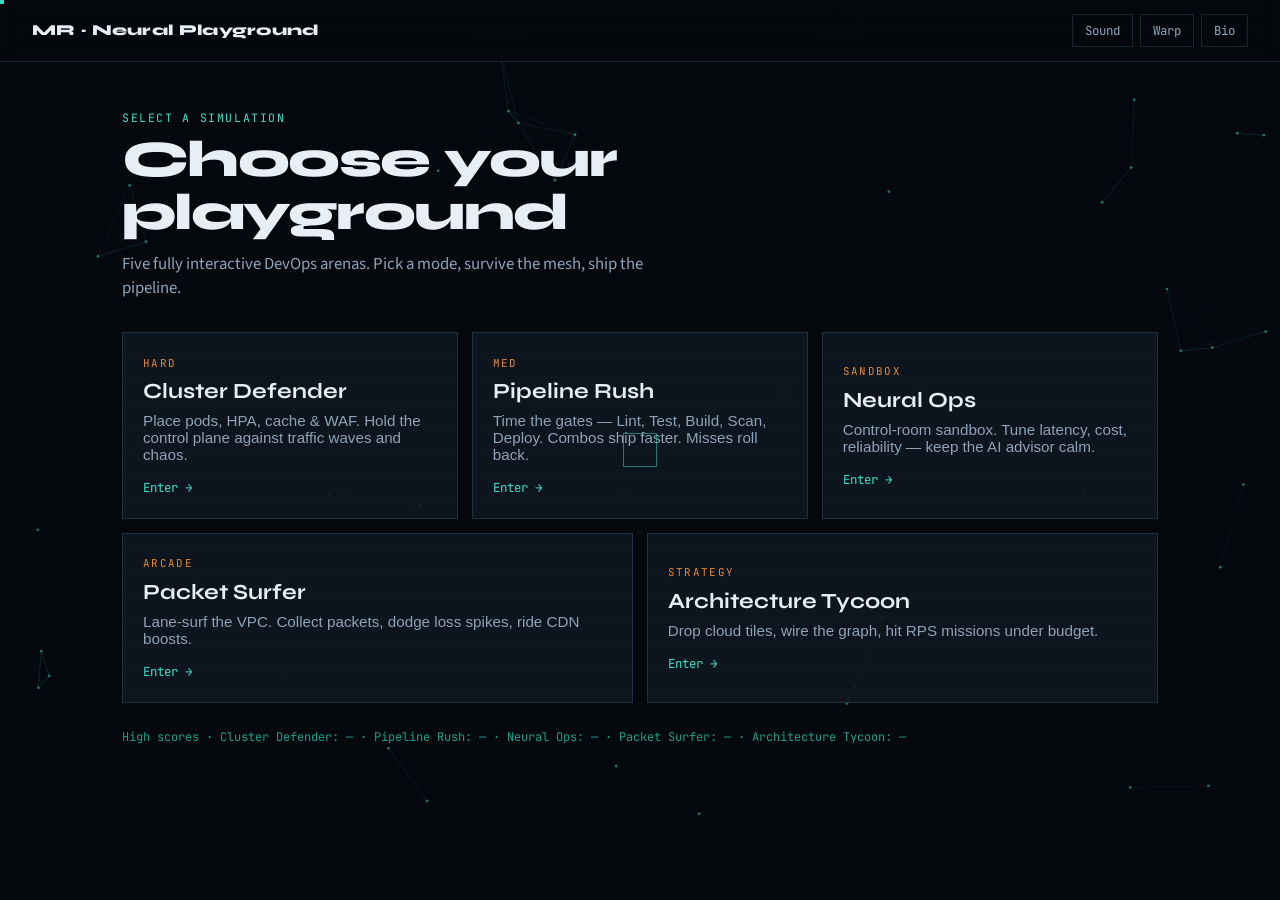
<file: index.html>
<!DOCTYPE html>
<html lang="en">
<head>
  <meta charset="UTF-8" />
  <meta name="viewport" content="width=device-width, initial-scale=1" />
  <meta name="description" content="Muhammad Rizwan — Neural Playground: Cluster Defender, Pipeline Rush, Neural Ops, Packet Surfer, Architecture Tycoon." />
  <title>Neural Playground · Muhammad Rizwan</title>
  <link rel="preconnect" href="https://fonts.googleapis.com" />
  <link rel="preconnect" href="https://fonts.gstatic.com" crossorigin />
  <link href="https://fonts.googleapis.com/css2?family=JetBrains+Mono:wght@400;600&family=Syne:wght@500;700;800&family=Source+Sans+3:wght@400;500;600&display=swap" rel="stylesheet" />
  <link rel="stylesheet" href="styles.css" />
</head>
<body>
  <a class="skip" href="#hub">Skip to modes</a>
  <canvas id="ambient" class="ambient" aria-hidden="true"></canvas>
  <div class="scanlines" aria-hidden="true"></div>
  <div class="cursor" id="cursor" aria-hidden="true"></div>
  <div class="cursor-ring" id="cursorRing" aria-hidden="true"></div>

  <header class="topbar">
    <a class="brand" href="/">MR · Neural Playground</a>
    <div class="topbar__actions">
      <button type="button" class="ghost-btn" id="muteBtn" aria-pressed="false">Sound</button>
      <button type="button" class="ghost-btn" id="warpBtn" aria-pressed="true">Warp</button>
      <a class="ghost-btn" href="/bio/">Bio</a>
    </div>
  </header>

  <main>
    <section class="hub" id="hub">
      <div class="hub__intro">
        <p class="eyebrow mono">Select a simulation</p>
        <h1 data-scramble="Choose your playground">Choose your playground</h1>
        <p class="hub__lede">Five fully interactive DevOps arenas. Pick a mode, survive the mesh, ship the pipeline.</p>
      </div>
      <div class="mode-grid" role="list">
        <button type="button" class="mode-card" data-mode="cluster" role="listitem">
          <span class="mode-card__diff mono">Hard</span>
          <h2>Cluster Defender</h2>
          <p>Place pods, HPA, cache &amp; WAF. Hold the control plane against traffic waves and chaos.</p>
          <span class="mode-card__cta mono">Enter →</span>
        </button>
        <button type="button" class="mode-card" data-mode="pipeline" role="listitem">
          <span class="mode-card__diff mono">Med</span>
          <h2>Pipeline Rush</h2>
          <p>Time the gates — Lint, Test, Build, Scan, Deploy. Combos ship faster. Misses roll back.</p>
          <span class="mode-card__cta mono">Enter →</span>
        </button>
        <button type="button" class="mode-card" data-mode="neural" role="listitem">
          <span class="mode-card__diff mono">Sandbox</span>
          <h2>Neural Ops</h2>
          <p>Control-room sandbox. Tune latency, cost, reliability — keep the AI advisor calm.</p>
          <span class="mode-card__cta mono">Enter →</span>
        </button>
        <button type="button" class="mode-card" data-mode="surfer" role="listitem">
          <span class="mode-card__diff mono">Arcade</span>
          <h2>Packet Surfer</h2>
          <p>Lane-surf the VPC. Collect packets, dodge loss spikes, ride CDN boosts.</p>
          <span class="mode-card__cta mono">Enter →</span>
        </button>
        <button type="button" class="mode-card" data-mode="tycoon" role="listitem">
          <span class="mode-card__diff mono">Strategy</span>
          <h2>Architecture Tycoon</h2>
          <p>Drop cloud tiles, wire the graph, hit RPS missions under budget.</p>
          <span class="mode-card__cta mono">Enter →</span>
        </button>
      </div>
      <p class="hub__scores mono" id="hubScores"></p>
    </section>

    <section class="game-view" id="gameView" hidden>
      <div class="game-chrome">
        <button type="button" class="ghost-btn" id="backBtn">← Modes</button>
        <h2 class="game-title mono" id="gameTitle">Game</h2>
        <div class="game-stats mono" id="gameStats"></div>
      </div>
      <div class="game-stage">
        <canvas id="gameCanvas"></canvas>
        <div class="game-hud" id="gameHud"></div>
        <div class="game-overlay" id="gameOverlay" hidden>
          <div class="game-overlay__card">
            <h3 id="overlayTitle">Paused</h3>
            <p id="overlayBody"></p>
            <div class="game-overlay__actions">
              <button type="button" class="solid-btn" id="overlayPrimary">Continue</button>
              <button type="button" class="ghost-btn" id="overlaySecondary">Modes</button>
            </div>
          </div>
        </div>
      </div>
    </section>
  </main>

  <script type="module" src="app.js"></script>
</body>
</html>
</file>
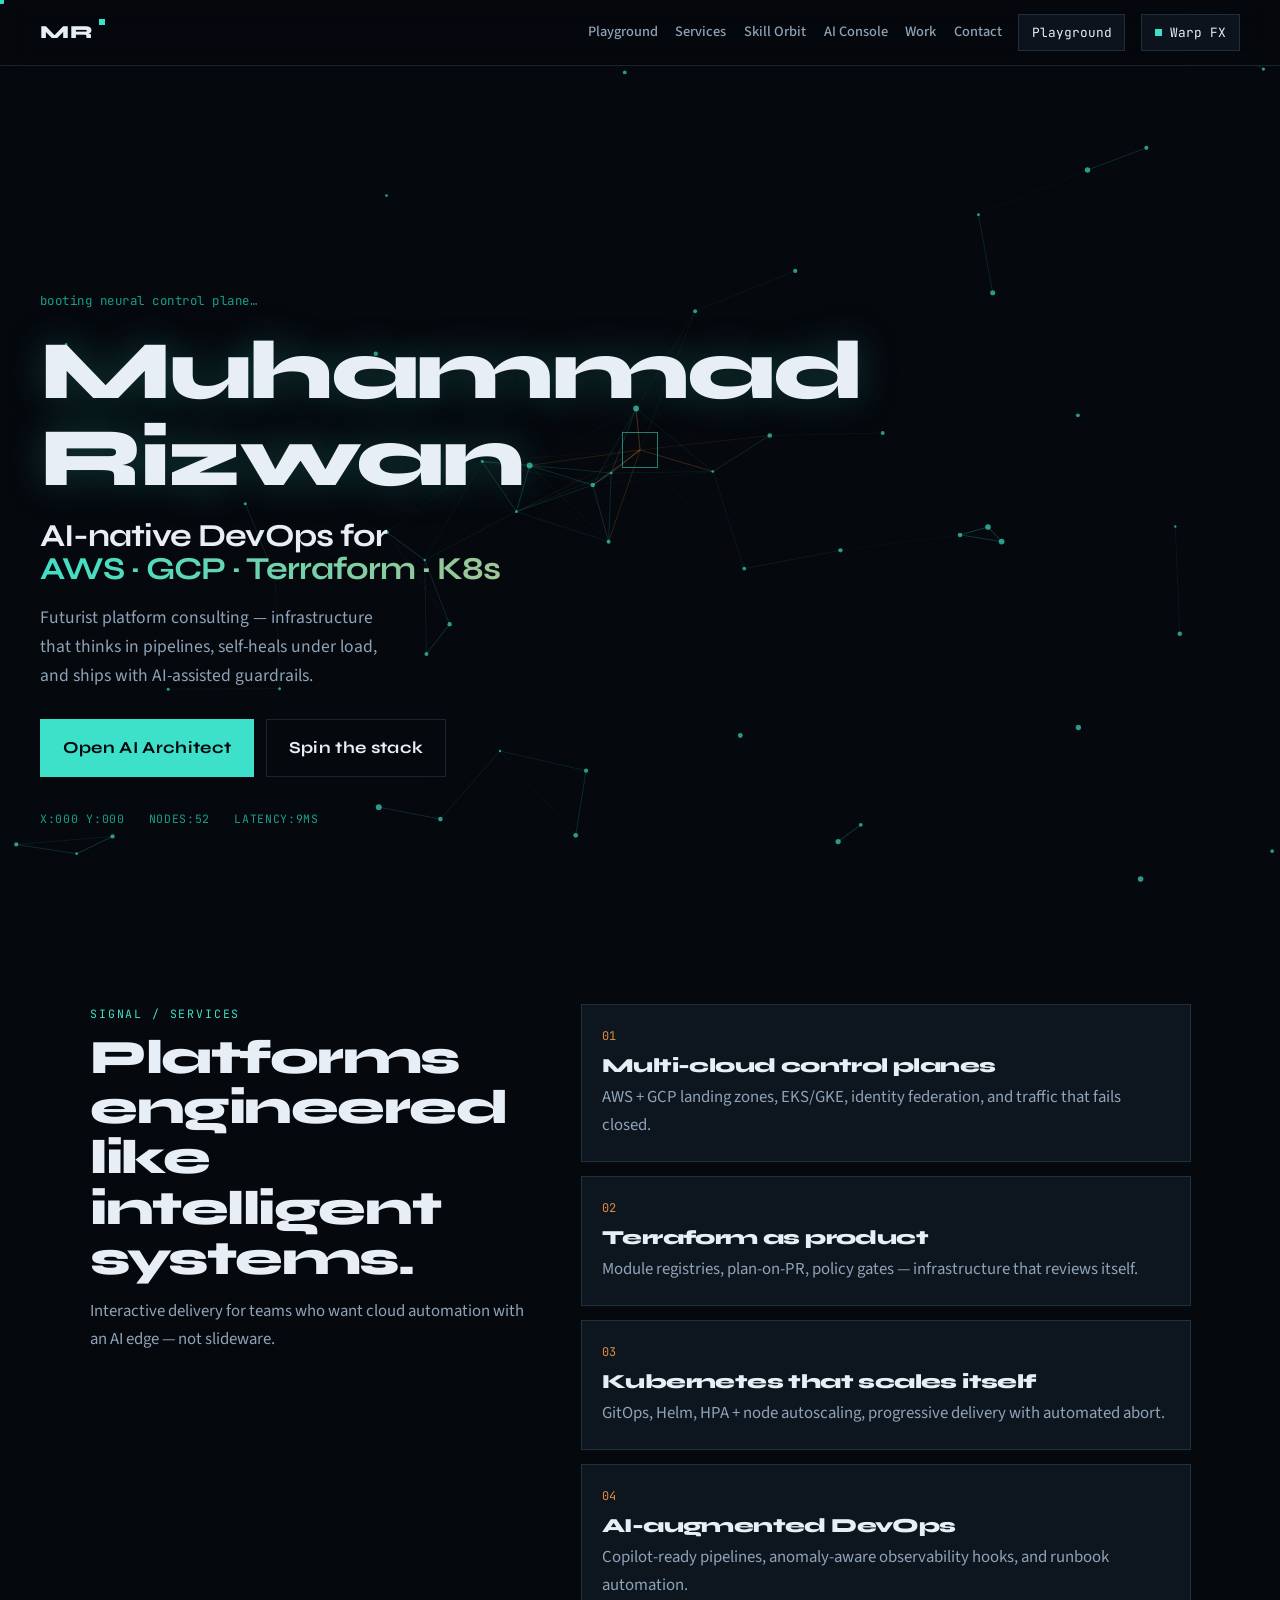
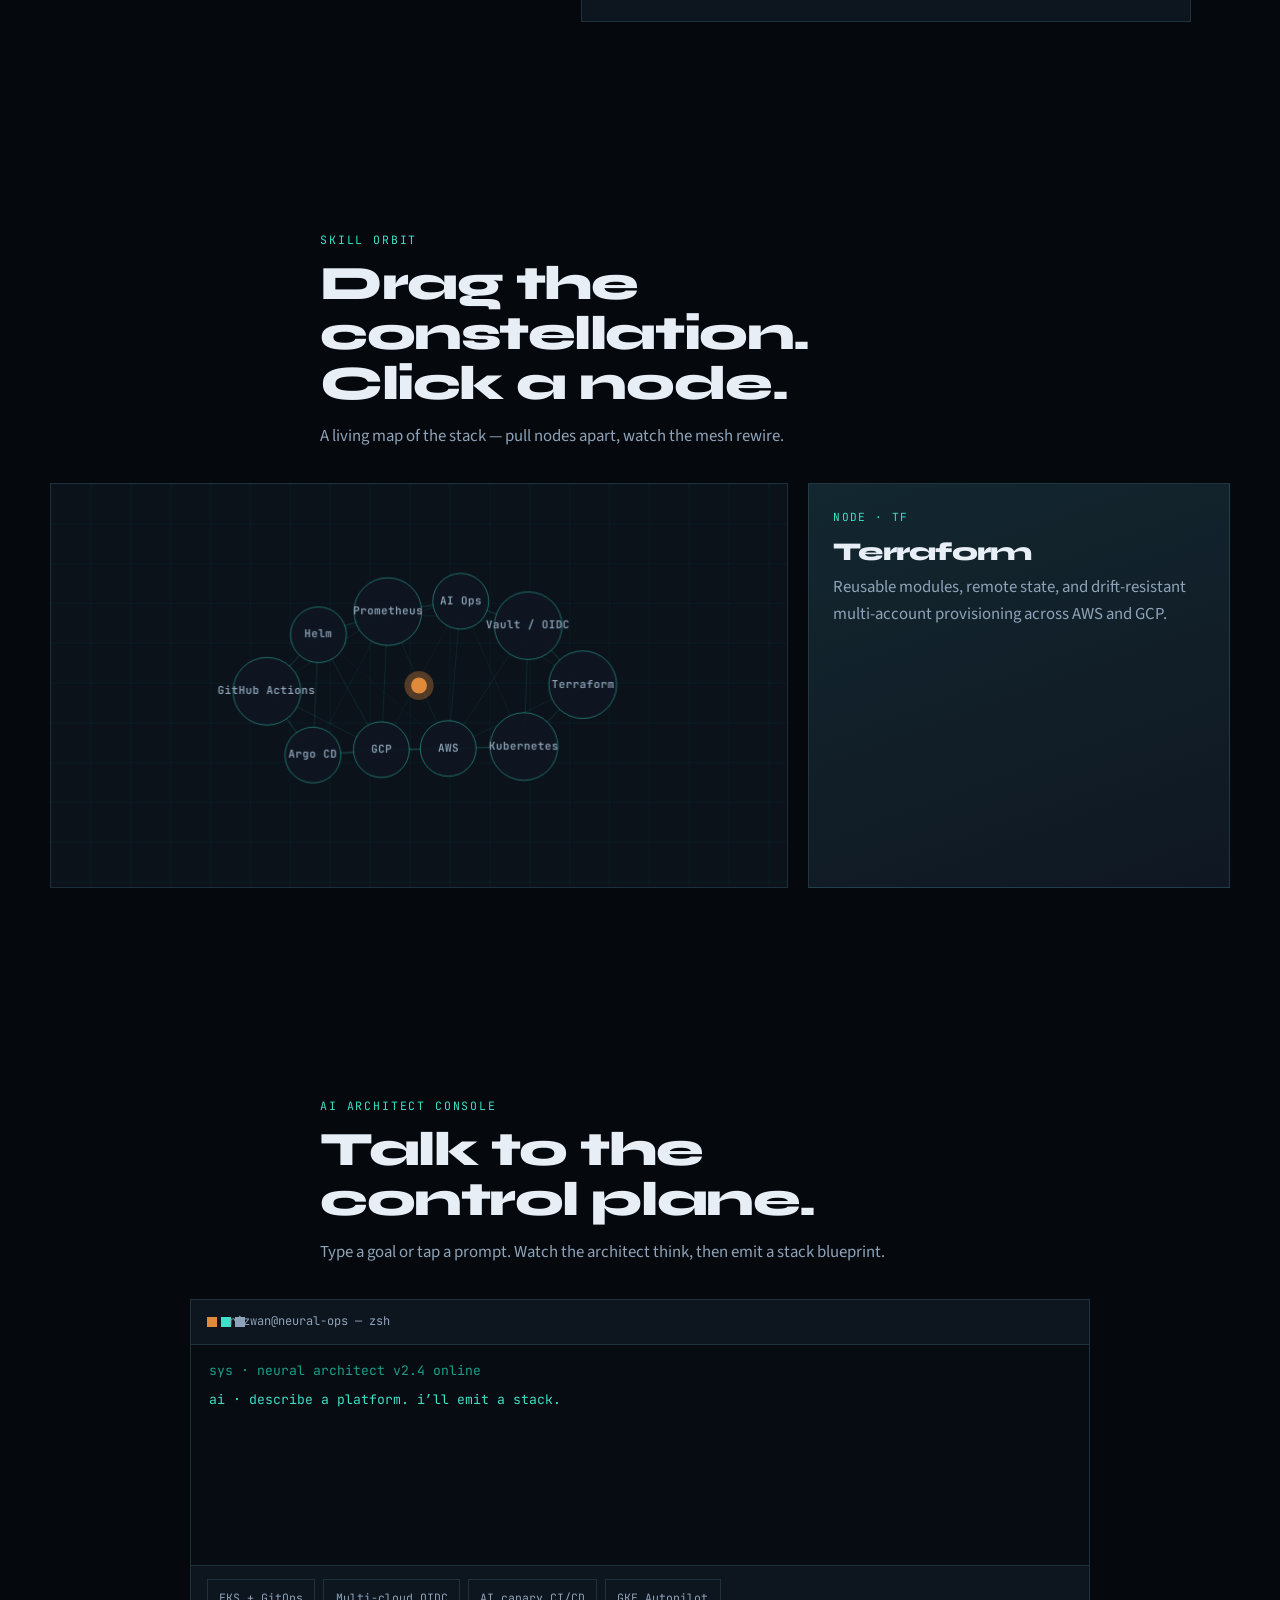
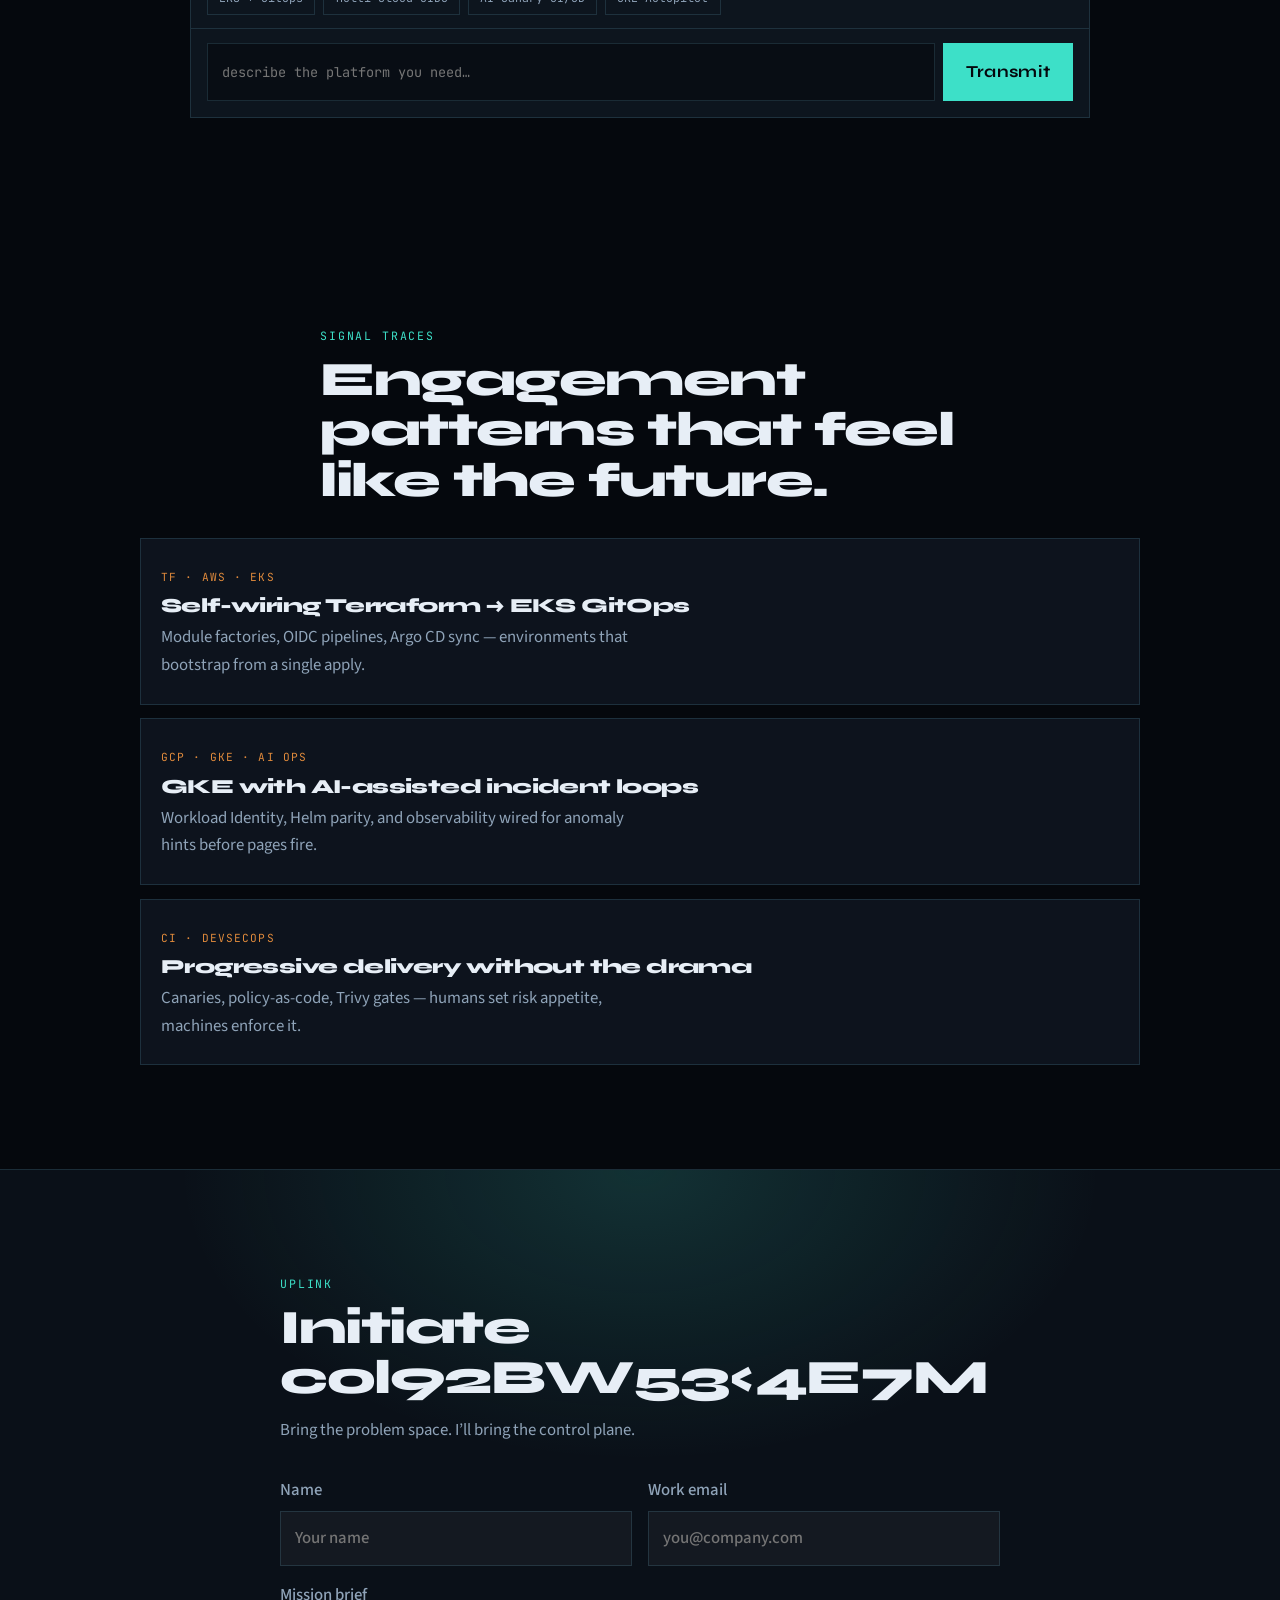
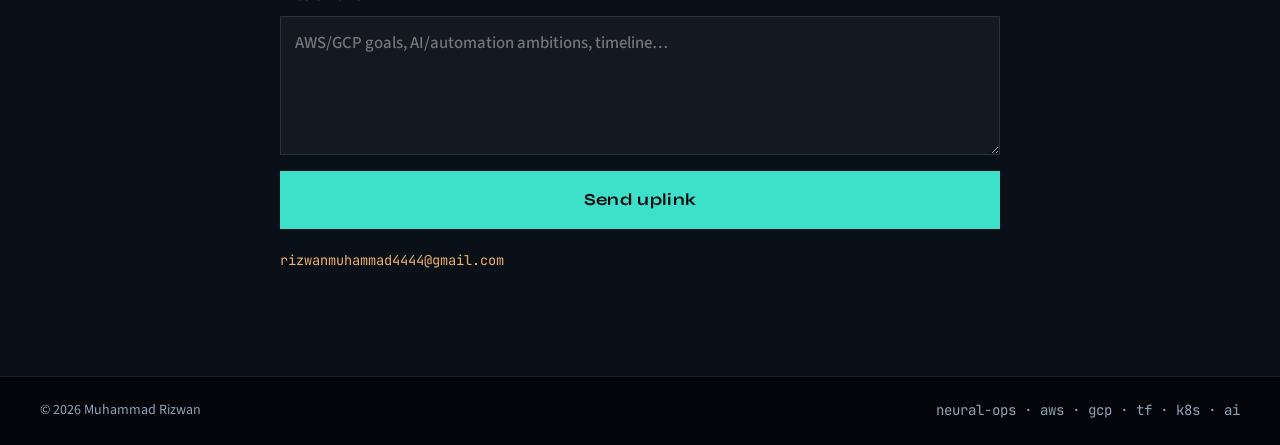
<file: bio/index.html>
<!DOCTYPE html>
<html lang="en">
<head>
  <meta charset="UTF-8" />
  <meta name="viewport" content="width=device-width, initial-scale=1" />
  <meta name="description" content="Muhammad Rizwan — AI-augmented DevOps consultant for AWS, GCP, Terraform, and Kubernetes." />
  <title>Muhammad Rizwan · AI DevOps Architect</title>
  <link rel="preconnect" href="https://fonts.googleapis.com" />
  <link rel="preconnect" href="https://fonts.gstatic.com" crossorigin />
  <link href="https://fonts.googleapis.com/css2?family=JetBrains+Mono:wght@400;600&family=Syne:wght@500;700;800&family=Source+Sans+3:wght@400;500;600&display=swap" rel="stylesheet" />
  <link rel="stylesheet" href="styles.css" />
</head>
<body>
  <a class="skip" href="#main">Skip to content</a>
  <div class="cursor" id="cursor" aria-hidden="true"></div>
  <div class="cursor-ring" id="cursorRing" aria-hidden="true"></div>
  <canvas id="neuralField" class="neural-field" aria-hidden="true"></canvas>
  <div class="scanlines" aria-hidden="true"></div>
  <div class="progress-rail" aria-hidden="true"><span id="scrollProgress"></span></div>

  <header class="site-header">
    <a class="logo magnetic" href="#top" data-magnet>MR<span class="logo__pulse"></span></a>
    <nav class="nav" aria-label="Primary">
      <a class="magnetic" href="/">Playground</a>
      <a class="magnetic" href="#services" data-magnet>Services</a>
      <a class="magnetic" href="#orbit" data-magnet>Skill Orbit</a>
      <a class="magnetic" href="#ai" data-magnet>AI Console</a>
      <a class="magnetic" href="#engagements" data-magnet>Work</a>
      <a class="magnetic" href="#contact" data-magnet>Contact</a>
    </nav>
    <a class="sys-btn magnetic" href="/" data-magnet>Playground</a>
    <button type="button" class="sys-btn magnetic" id="warpToggle" data-magnet aria-pressed="true">
      <span class="sys-btn__dot"></span> Warp FX
    </button>
  </header>

  <main id="main">
    <section class="hero" id="top">
      <div class="hero__content">
        <p class="hero__boot mono" id="bootLine">booting neural control plane…</p>
        <p class="brand" id="brand" data-scramble="Muhammad Rizwan">Muhammad Rizwan</p>
        <h1 class="hero__headline">
          <span class="line" data-scramble="AI-native DevOps for">AI-native DevOps for</span>
          <span class="line accent-text" data-scramble="AWS · GCP · Terraform · K8s">AWS · GCP · Terraform · K8s</span>
        </h1>
        <p class="hero__lede">
          Futurist platform consulting — infrastructure that thinks in pipelines,
          self-heals under load, and ships with AI-assisted guardrails.
        </p>
        <div class="hero__actions">
          <a class="btn btn--solid magnetic" href="#ai" data-magnet>Open AI Architect</a>
          <a class="btn btn--ghost magnetic" href="#orbit" data-magnet>Spin the stack</a>
        </div>
        <div class="hero__hud mono" aria-hidden="true">
          <span id="hudCoords">x:000 y:000</span>
          <span id="hudNodes">nodes:48</span>
          <span id="hudLatency">latency:12ms</span>
        </div>
      </div>
    </section>

    <section class="services" id="services">
      <div class="services__intro reveal">
        <p class="eyebrow">Signal / Services</p>
        <h2>Platforms engineered like intelligent systems.</h2>
        <p>Interactive delivery for teams who want cloud automation with an AI edge — not slideware.</p>
      </div>
      <ul class="services__list">
        <li class="tilt-card reveal" data-tilt>
          <span class="svc-index mono">01</span>
          <h3>Multi-cloud control planes</h3>
          <p>AWS + GCP landing zones, EKS/GKE, identity federation, and traffic that fails closed.</p>
        </li>
        <li class="tilt-card reveal" data-tilt>
          <span class="svc-index mono">02</span>
          <h3>Terraform as product</h3>
          <p>Module registries, plan-on-PR, policy gates — infrastructure that reviews itself.</p>
        </li>
        <li class="tilt-card reveal" data-tilt>
          <span class="svc-index mono">03</span>
          <h3>Kubernetes that scales itself</h3>
          <p>GitOps, Helm, HPA + node autoscaling, progressive delivery with automated abort.</p>
        </li>
        <li class="tilt-card reveal" data-tilt>
          <span class="svc-index mono">04</span>
          <h3>AI-augmented DevOps</h3>
          <p>Copilot-ready pipelines, anomaly-aware observability hooks, and runbook automation.</p>
        </li>
      </ul>
    </section>

    <section class="orbit-section" id="orbit">
      <div class="orbit-section__intro reveal">
        <p class="eyebrow">Skill Orbit</p>
        <h2>Drag the constellation. Click a node.</h2>
        <p>A living map of the stack — pull nodes apart, watch the mesh rewire.</p>
      </div>
      <div class="orbit-stage">
        <canvas id="orbitCanvas" width="900" height="520" aria-label="Interactive skill constellation"></canvas>
        <aside class="orbit-detail" id="orbitDetail">
          <p class="mono orbit-detail__tag">SELECT A NODE</p>
          <h3 id="orbitTitle">Terraform</h3>
          <p id="orbitBody">Reusable modules, remote state, and drift-resistant multi-account provisioning across AWS and GCP.</p>
        </aside>
      </div>
    </section>

    <section class="ai-section" id="ai">
      <div class="ai-section__intro reveal">
        <p class="eyebrow">AI Architect Console</p>
        <h2>Talk to the control plane.</h2>
        <p>Type a goal or tap a prompt. Watch the architect think, then emit a stack blueprint.</p>
      </div>
      <div class="console tilt-card" data-tilt>
        <div class="console__bar">
          <span class="console__dots" aria-hidden="true"></span>
          <span class="mono">rizwan@neural-ops — zsh</span>
        </div>
        <div class="console__log mono" id="consoleLog" role="log" aria-live="polite"></div>
        <div class="console__prompts">
          <button type="button" class="chip magnetic" data-prompt="Design an EKS GitOps platform with Terraform and Argo CD" data-magnet>EKS + GitOps</button>
          <button type="button" class="chip magnetic" data-prompt="Multi-cloud AWS and GCP with OIDC and no static keys" data-magnet>Multi-cloud OIDC</button>
          <button type="button" class="chip magnetic" data-prompt="AI-assisted CI/CD with canaries and automated rollback" data-magnet>AI canary CI/CD</button>
          <button type="button" class="chip magnetic" data-prompt="GKE Autopilot platform with Helm and Workload Identity" data-magnet>GKE Autopilot</button>
        </div>
        <form class="console__form" id="consoleForm">
          <label class="sr-only" for="consoleInput">Ask the AI architect</label>
          <input class="mono" id="consoleInput" type="text" autocomplete="off" placeholder="describe the platform you need…" />
          <button class="btn btn--solid magnetic" type="submit" data-magnet>Transmit</button>
        </form>
      </div>
    </section>

    <section class="work" id="engagements">
      <div class="work__intro reveal">
        <p class="eyebrow">Signal traces</p>
        <h2>Engagement patterns that feel like the future.</h2>
      </div>
      <div class="work__flow">
        <article class="case reveal" data-tilt>
          <span class="case__tag mono">TF · AWS · EKS</span>
          <h3>Self-wiring Terraform → EKS GitOps</h3>
          <p>Module factories, OIDC pipelines, Argo CD sync — environments that bootstrap from a single apply.</p>
        </article>
        <article class="case reveal" data-tilt>
          <span class="case__tag mono">GCP · GKE · AI OPS</span>
          <h3>GKE with AI-assisted incident loops</h3>
          <p>Workload Identity, Helm parity, and observability wired for anomaly hints before pages fire.</p>
        </article>
        <article class="case reveal" data-tilt>
          <span class="case__tag mono">CI · DEVSECOPS</span>
          <h3>Progressive delivery without the drama</h3>
          <p>Canaries, policy-as-code, Trivy gates — humans set risk appetite, machines enforce it.</p>
        </article>
      </div>
    </section>

    <section class="contact" id="contact">
      <div class="contact__inner reveal">
        <p class="eyebrow">Uplink</p>
        <h2 data-scramble="Initiate collaboration.">Initiate collaboration.</h2>
        <p>Bring the problem space. I’ll bring the control plane.</p>
        <form class="contact-form" id="contactForm">
          <label>
            <span>Name</span>
            <input type="text" name="name" required autocomplete="name" placeholder="Your name" />
          </label>
          <label>
            <span>Work email</span>
            <input type="email" name="email" required autocomplete="email" placeholder="you@company.com" />
          </label>
          <label class="contact-form__wide">
            <span>Mission brief</span>
            <textarea name="message" rows="4" required placeholder="AWS/GCP goals, AI/automation ambitions, timeline…"></textarea>
          </label>
          <button type="submit" class="btn btn--solid magnetic" data-magnet>Send uplink</button>
          <p class="form-note" id="formNote" hidden>Opening secure mail channel…</p>
        </form>
        <p class="direct-mail mono">
          <a href="mailto:rizwanmuhammad4444@gmail.com">rizwanmuhammad4444@gmail.com</a>
        </p>
      </div>
    </section>
  </main>

  <footer class="site-footer">
    <p>© <span id="year"></span> Muhammad Rizwan</p>
    <p class="mono">neural-ops · aws · gcp · tf · k8s · ai</p>
  </footer>

  <script src="app.js" defer></script>
</body>
</html>
</file>
<file: styles.css>
:root {
  --void: #05080d;
  --ink: #0a1018;
  --panel: #0f1722;
  --line: rgba(120, 200, 220, 0.16);
  --text: #e7eef6;
  --muted: #8fa3b8;
  --signal: #3de0c8;
  --signal-dim: #1a9e8c;
  --copper: #e08a3c;
  --copper-soft: #f0b06a;
  --danger: #e85d5d;
  --ease: cubic-bezier(0.16, 1, 0.3, 1);
  --font-display: "Syne", Georgia, sans-serif;
  --font-body: "Source Sans 3", Georgia, sans-serif;
  --font-mono: "JetBrains Mono", ui-monospace, monospace;
  --warp: 1;
}

*,
*::before,
*::after {
  box-sizing: border-box;
}

html,
body {
  margin: 0;
  min-height: 100%;
}

body {
  font-family: var(--font-body);
  color: var(--text);
  background: var(--void);
  overflow-x: hidden;
  cursor: none;
}

body.warp-off {
  --warp: 0;
  cursor: auto;
}

body.warp-off .cursor,
body.warp-off .cursor-ring,
body.warp-off .scanlines {
  display: none;
}

@media (pointer: coarse) {
  body {
    cursor: auto;
  }
  .cursor,
  .cursor-ring {
    display: none !important;
  }
}

.mono {
  font-family: var(--font-mono);
}

.skip {
  position: absolute;
  left: 1rem;
  top: -3rem;
  z-index: 100;
  background: var(--signal);
  color: var(--void);
  padding: 0.5rem 0.75rem;
}
.skip:focus {
  top: 1rem;
}

.ambient {
  position: fixed;
  inset: 0;
  width: 100%;
  height: 100%;
  z-index: 0;
  pointer-events: none;
  opacity: calc(0.4 + 0.35 * var(--warp));
}

.scanlines {
  position: fixed;
  inset: 0;
  z-index: 1;
  pointer-events: none;
  opacity: calc(0.035 * var(--warp));
  background: repeating-linear-gradient(
    0deg,
    transparent,
    transparent 2px,
    rgba(0, 0, 0, 0.22) 3px
  );
}

.cursor {
  position: fixed;
  width: 8px;
  height: 8px;
  margin: -4px 0 0 -4px;
  background: var(--signal);
  z-index: 90;
  pointer-events: none;
  mix-blend-mode: difference;
  transition: transform 0.15s var(--ease);
}
.cursor.is-hot {
  transform: scale(2) rotate(45deg);
  background: var(--copper);
}
.cursor-ring {
  position: fixed;
  width: 34px;
  height: 34px;
  margin: -17px 0 0 -17px;
  border: 1px solid color-mix(in srgb, var(--signal) 50%, transparent);
  z-index: 89;
  pointer-events: none;
  transition: width 0.3s var(--ease), height 0.3s var(--ease), margin 0.3s var(--ease);
}
.cursor-ring.is-hot {
  width: 52px;
  height: 52px;
  margin: -26px 0 0 -26px;
  border-color: var(--copper);
}

.topbar {
  position: sticky;
  top: 0;
  z-index: 40;
  display: flex;
  align-items: center;
  justify-content: space-between;
  gap: 1rem;
  padding: 0.85rem clamp(1rem, 3vw, 2rem);
  background: color-mix(in srgb, var(--void) 78%, transparent);
  backdrop-filter: blur(14px);
  border-bottom: 1px solid var(--line);
}

.brand {
  font-family: var(--font-display);
  font-weight: 800;
  text-decoration: none;
  color: var(--text);
  letter-spacing: 0.02em;
  font-size: 0.95rem;
}

.topbar__actions {
  display: flex;
  flex-wrap: wrap;
  gap: 0.45rem;
}

.ghost-btn,
.solid-btn {
  font: inherit;
  font-family: var(--font-mono);
  font-size: 0.78rem;
  padding: 0.45rem 0.75rem;
  border: 1px solid var(--line);
  background: transparent;
  color: var(--muted);
  text-decoration: none;
  cursor: none;
  transition: color 0.25s var(--ease), border-color 0.25s var(--ease), background 0.25s var(--ease);
}
body.warp-off .ghost-btn,
body.warp-off .solid-btn,
body.warp-off .mode-card {
  cursor: pointer;
}
.ghost-btn:hover {
  color: var(--signal);
  border-color: var(--signal);
}
.solid-btn {
  background: var(--signal);
  color: var(--void);
  border-color: var(--signal);
  font-family: var(--font-display);
  font-weight: 700;
}
.solid-btn:hover {
  background: #6ff0dc;
}

main {
  position: relative;
  z-index: 2;
}

.hub {
  max-width: 1100px;
  margin: 0 auto;
  padding: clamp(1.5rem, 4vw, 3rem) clamp(1rem, 3vw, 2rem) 3rem;
}

.hub__intro {
  margin-bottom: 2rem;
  max-width: 36rem;
}

.eyebrow {
  margin: 0 0 0.5rem;
  font-size: 0.72rem;
  letter-spacing: 0.14em;
  text-transform: uppercase;
  color: var(--signal);
}

.hub h1 {
  font-family: var(--font-display);
  font-weight: 800;
  font-size: clamp(2rem, 5vw, 3.2rem);
  letter-spacing: -0.03em;
  margin: 0 0 0.75rem;
  line-height: 1.05;
}

.hub__lede {
  margin: 0;
  color: var(--muted);
  font-size: 1.05rem;
}

.mode-grid {
  display: grid;
  gap: 0.85rem;
  grid-template-columns: 1fr;
}

@media (min-width: 640px) {
  .mode-grid {
    grid-template-columns: 1fr 1fr;
  }
}

@media (min-width: 980px) {
  .mode-grid {
    grid-template-columns: repeat(6, 1fr);
  }
  .mode-card:nth-child(1) {
    grid-column: span 2;
  }
  .mode-card:nth-child(2) {
    grid-column: span 2;
  }
  .mode-card:nth-child(3) {
    grid-column: span 2;
  }
  .mode-card:nth-child(4) {
    grid-column: span 3;
  }
  .mode-card:nth-child(5) {
    grid-column: span 3;
  }
}

.mode-card {
  text-align: left;
  padding: 1.35rem 1.25rem;
  border: 1px solid var(--line);
  background: color-mix(in srgb, var(--panel) 88%, transparent);
  color: inherit;
  cursor: none;
  transition: transform 0.35s var(--ease), border-color 0.35s var(--ease), background 0.35s var(--ease);
}
.mode-card:hover,
.mode-card:focus-visible {
  transform: translateY(-4px);
  border-color: color-mix(in srgb, var(--signal) 50%, transparent);
  background: color-mix(in srgb, var(--panel) 92%, var(--signal) 8%);
  outline: none;
}
.mode-card h2 {
  font-family: var(--font-display);
  font-size: 1.35rem;
  margin: 0 0 0.5rem;
}
.mode-card p {
  margin: 0 0 1rem;
  color: var(--muted);
  font-size: 0.95rem;
}
.mode-card__diff {
  display: inline-block;
  margin-bottom: 0.55rem;
  font-size: 0.68rem;
  letter-spacing: 0.12em;
  text-transform: uppercase;
  color: var(--copper);
}
.mode-card__cta {
  color: var(--signal);
  font-size: 0.78rem;
}

.hub__scores {
  margin: 1.5rem 0 0;
  color: var(--signal-dim);
  font-size: 0.75rem;
  line-height: 1.7;
}

.game-view {
  min-height: calc(100vh - 3.5rem);
  display: flex;
  flex-direction: column;
}
.game-view[hidden],
.hub[hidden] {
  display: none !important;
}

.game-chrome {
  display: flex;
  flex-wrap: wrap;
  align-items: center;
  gap: 0.75rem 1rem;
  padding: 0.75rem clamp(1rem, 3vw, 2rem);
  border-bottom: 1px solid var(--line);
  background: color-mix(in srgb, var(--ink) 85%, transparent);
}

.game-title {
  margin: 0;
  font-size: 0.9rem;
  letter-spacing: 0.08em;
  text-transform: uppercase;
  color: var(--signal);
  flex: 1;
}

.game-stats {
  font-size: 0.75rem;
  color: var(--muted);
  display: flex;
  flex-wrap: wrap;
  gap: 0.75rem 1.1rem;
}

.game-stage {
  position: relative;
  flex: 1;
  min-height: calc(100vh - 7.5rem);
  height: calc(100vh - 7.5rem);
  background: #070b12;
}

#gameCanvas {
  display: block;
  width: 100%;
  height: 100%;
  min-height: 60vh;
  touch-action: none;
}

.game-hud {
  position: absolute;
  inset: auto 0 0 0;
  pointer-events: none;
  padding: 0.75rem;
  display: flex;
  flex-wrap: wrap;
  gap: 0.5rem;
  justify-content: center;
}

.game-hud > * {
  pointer-events: auto;
}

.hud-tray {
  display: flex;
  flex-wrap: wrap;
  gap: 0.4rem;
  justify-content: center;
  padding: 0.55rem;
  background: color-mix(in srgb, var(--void) 80%, transparent);
  border: 1px solid var(--line);
  backdrop-filter: blur(8px);
}

.hud-tray button,
.hud-chip {
  font-family: var(--font-mono);
  font-size: 0.72rem;
  padding: 0.5rem 0.7rem;
  border: 1px solid var(--line);
  background: var(--panel);
  color: var(--text);
  cursor: none;
}
.hud-tray button.is-active,
.hud-tray button:hover {
  border-color: var(--signal);
  color: var(--signal);
}

.hud-panel {
  position: absolute;
  top: 0.75rem;
  right: 0.75rem;
  width: min(280px, calc(100% - 1.5rem));
  padding: 0.85rem;
  background: color-mix(in srgb, var(--panel) 92%, transparent);
  border: 1px solid var(--line);
  pointer-events: auto;
  font-size: 0.85rem;
}
.hud-panel h3 {
  margin: 0 0 0.5rem;
  font-family: var(--font-display);
  font-size: 1rem;
}
.hud-panel p {
  margin: 0 0 0.5rem;
  color: var(--muted);
  font-size: 0.82rem;
}
.hud-dials {
  display: grid;
  gap: 0.55rem;
}
.hud-dials label {
  display: grid;
  gap: 0.2rem;
  font-family: var(--font-mono);
  font-size: 0.7rem;
  color: var(--signal-dim);
}
.hud-dials input[type="range"] {
  width: 100%;
  accent-color: var(--signal);
}

.game-overlay {
  position: absolute;
  inset: 0;
  display: grid;
  place-items: center;
  background: color-mix(in srgb, var(--void) 72%, transparent);
  backdrop-filter: blur(6px);
  padding: 1rem;
  z-index: 5;
}
.game-overlay[hidden] {
  display: none !important;
}
.game-overlay__card {
  width: min(420px, 100%);
  padding: 1.5rem;
  border: 1px solid var(--line);
  background: var(--panel);
  text-align: center;
}
.game-overlay__card h3 {
  margin: 0 0 0.5rem;
  font-family: var(--font-display);
  font-size: 1.6rem;
}
.game-overlay__card p {
  margin: 0 0 1.25rem;
  color: var(--muted);
}
.game-overlay__actions {
  display: flex;
  flex-wrap: wrap;
  gap: 0.5rem;
  justify-content: center;
}

@media (prefers-reduced-motion: reduce) {
  *,
  *::before,
  *::after {
    animation: none !important;
    transition-duration: 0.01ms !important;
  }
  body {
    cursor: auto;
  }
  .cursor,
  .cursor-ring,
  .scanlines {
    display: none !important;
  }
}
</file>
<file: bio/styles.css>
/* Futuristic AI DevOps — void ink + signal cyan + copper (no purple) */

:root {
  --void: #05080d;
  --ink: #0a1018;
  --panel: #0f1722;
  --line: rgba(120, 200, 220, 0.16);
  --text: #e7eef6;
  --muted: #8fa3b8;
  --signal: #3de0c8;
  --signal-dim: #1a9e8c;
  --copper: #e08a3c;
  --copper-soft: #f0b06a;
  --ease: cubic-bezier(0.16, 1, 0.3, 1);
  --font-display: "Syne", Georgia, sans-serif;
  --font-body: "Source Sans 3", Georgia, sans-serif;
  --font-mono: "JetBrains Mono", ui-monospace, monospace;
  --header-h: 4.1rem;
  --warp: 1;
}

*,
*::before,
*::after {
  box-sizing: border-box;
}

html {
  scroll-behavior: smooth;
}

body {
  margin: 0;
  font-family: var(--font-body);
  font-size: 1.05rem;
  line-height: 1.65;
  color: var(--text);
  background: var(--void);
  overflow-x: hidden;
  cursor: none;
}

body.warp-off {
  --warp: 0;
  cursor: auto;
}

body.warp-off .cursor,
body.warp-off .cursor-ring,
body.warp-off .scanlines {
  display: none;
}

@media (pointer: coarse) {
  body {
    cursor: auto;
  }

  .cursor,
  .cursor-ring {
    display: none !important;
  }
}

a {
  color: var(--signal);
  text-underline-offset: 0.18em;
}

.sr-only {
  position: absolute;
  width: 1px;
  height: 1px;
  padding: 0;
  margin: -1px;
  overflow: hidden;
  clip: rect(0, 0, 0, 0);
  border: 0;
}

.skip {
  position: absolute;
  left: 1rem;
  top: -4rem;
  z-index: 100;
  background: var(--signal);
  color: var(--void);
  padding: 0.5rem 0.8rem;
}

.skip:focus {
  top: 1rem;
}

.mono {
  font-family: var(--font-mono);
}

.neural-field {
  position: fixed;
  inset: 0;
  width: 100%;
  height: 100%;
  z-index: 0;
  pointer-events: none;
  opacity: calc(0.55 + 0.35 * var(--warp));
}

.scanlines {
  position: fixed;
  inset: 0;
  z-index: 1;
  pointer-events: none;
  opacity: calc(0.04 * var(--warp));
  background: repeating-linear-gradient(
    0deg,
    transparent,
    transparent 2px,
    rgba(0, 0, 0, 0.25) 3px
  );
  mix-blend-mode: multiply;
}

.progress-rail {
  position: fixed;
  top: 0;
  left: 0;
  right: 0;
  height: 2px;
  z-index: 60;
  background: transparent;
}

.progress-rail span {
  display: block;
  height: 100%;
  width: 0%;
  background: linear-gradient(90deg, var(--signal), var(--copper));
  transform-origin: left;
  transition: width 0.1s linear;
}

.cursor {
  position: fixed;
  top: 0;
  left: 0;
  width: 8px;
  height: 8px;
  margin: -4px 0 0 -4px;
  background: var(--signal);
  border-radius: 1px;
  z-index: 90;
  pointer-events: none;
  mix-blend-mode: difference;
  transition: transform 0.15s var(--ease);
}

.cursor.is-hot {
  transform: scale(2.2) rotate(45deg);
  background: var(--copper);
}

.cursor-ring {
  position: fixed;
  top: 0;
  left: 0;
  width: 36px;
  height: 36px;
  margin: -18px 0 0 -18px;
  border: 1px solid color-mix(in srgb, var(--signal) 55%, transparent);
  z-index: 89;
  pointer-events: none;
  transition: transform 0.35s var(--ease), width 0.35s var(--ease), height 0.35s var(--ease), margin 0.35s var(--ease);
}

.cursor-ring.is-hot {
  width: 56px;
  height: 56px;
  margin: -28px 0 0 -28px;
  border-color: var(--copper);
}

.eyebrow {
  margin: 0 0 0.6rem;
  font-family: var(--font-mono);
  font-size: 0.72rem;
  letter-spacing: 0.16em;
  text-transform: uppercase;
  color: var(--signal);
}

h1,
h2,
h3,
.brand {
  font-family: var(--font-display);
  font-weight: 800;
  line-height: 1.05;
  letter-spacing: -0.03em;
}

h2 {
  font-size: clamp(1.9rem, 4vw, 3rem);
  margin: 0 0 0.85rem;
}

h3 {
  font-size: 1.25rem;
  margin: 0 0 0.5rem;
}

p {
  margin: 0 0 1rem;
  color: var(--muted);
}

/* Header */
.site-header {
  position: sticky;
  top: 0;
  z-index: 50;
  display: flex;
  align-items: center;
  flex-wrap: wrap;
  gap: 1rem;
  min-height: var(--header-h);
  height: auto;
  padding: 0.65rem clamp(1rem, 4vw, 2.5rem);
  background: color-mix(in srgb, var(--void) 72%, transparent);
  backdrop-filter: blur(16px) saturate(1.2);
  border-bottom: 1px solid var(--line);
}

.logo {
  position: relative;
  font-family: var(--font-display);
  font-weight: 800;
  font-size: 1.15rem;
  text-decoration: none;
  color: var(--text);
  letter-spacing: 0.08em;
}

.logo__pulse {
  position: absolute;
  right: -10px;
  top: 2px;
  width: 6px;
  height: 6px;
  background: var(--signal);
  animation: blink 1.6s steps(2, end) infinite;
}

@keyframes blink {
  50% {
    opacity: 0;
  }
}

.nav {
  display: none;
  gap: 1.1rem;
  margin-left: auto;
}

.nav a {
  text-decoration: none;
  color: var(--muted);
  font-size: 0.9rem;
  font-weight: 500;
}

.nav a:hover {
  color: var(--signal);
}

.sys-btn {
  margin-left: auto;
  display: inline-flex;
  align-items: center;
  gap: 0.5rem;
  border: 1px solid var(--line);
  background: color-mix(in srgb, var(--panel) 80%, transparent);
  color: var(--text);
  font: inherit;
  font-size: 0.8rem;
  font-family: var(--font-mono);
  padding: 0.45rem 0.8rem;
  cursor: none;
  text-decoration: none;
}

a.sys-btn + .sys-btn,
.sys-btn + .sys-btn {
  margin-left: 0;
}

body.warp-off .sys-btn,
body.warp-off .btn,
body.warp-off .chip {
  cursor: pointer;
}

.sys-btn__dot {
  width: 7px;
  height: 7px;
  background: var(--signal);
  animation: pulseDot 1.8s var(--ease) infinite;
}

.sys-btn[aria-pressed="false"] .sys-btn__dot {
  background: var(--muted);
  animation: none;
}

@keyframes pulseDot {
  0%,
  100% {
    transform: scale(1);
    opacity: 1;
  }
  50% {
    transform: scale(1.35);
    opacity: 0.55;
  }
}

@media (min-width: 920px) {
  .nav {
    display: flex;
  }

  .sys-btn {
    margin-left: 0;
  }
}

/* Hero */
.hero {
  position: relative;
  z-index: 2;
  min-height: calc(100vh - var(--header-h));
  display: grid;
  align-items: end;
  padding: clamp(2rem, 6vw, 4.5rem) clamp(1.1rem, 4vw, 2.5rem);
}

.hero__content {
  max-width: 48rem;
}

.hero__boot {
  margin: 0 0 1rem;
  color: var(--signal-dim);
  font-size: 0.78rem;
  letter-spacing: 0.04em;
  min-height: 1.2em;
}

.brand {
  margin: 0 0 1rem;
  font-size: clamp(2.8rem, 8vw, 5.2rem);
  color: var(--text);
  text-shadow: 0 0 40px color-mix(in srgb, var(--signal) 25%, transparent);
}

.hero__headline {
  margin: 0 0 1.1rem;
  font-size: clamp(1.35rem, 3vw, 2rem);
  font-weight: 700;
}

.hero__headline .line {
  display: block;
}

.accent-text {
  background: linear-gradient(105deg, var(--signal), var(--copper-soft) 55%, var(--signal));
  background-size: 200% auto;
  -webkit-background-clip: text;
  background-clip: text;
  color: transparent;
  animation: sheen 6s linear infinite;
}

@keyframes sheen {
  to {
    background-position: 200% center;
  }
}

.hero__lede {
  max-width: 40ch;
  font-size: 1.1rem;
  margin-bottom: 1.75rem;
}

.hero__actions {
  display: flex;
  flex-wrap: wrap;
  gap: 0.75rem;
  margin-bottom: 2rem;
}

.hero__hud {
  display: flex;
  flex-wrap: wrap;
  gap: 1rem 1.5rem;
  font-size: 0.72rem;
  color: var(--signal-dim);
  letter-spacing: 0.06em;
  text-transform: uppercase;
}

.btn {
  display: inline-flex;
  align-items: center;
  justify-content: center;
  padding: 0.9rem 1.35rem;
  font: inherit;
  font-weight: 700;
  font-family: var(--font-display);
  letter-spacing: 0.02em;
  text-decoration: none;
  border: 1px solid transparent;
  cursor: none;
  transition: transform 0.4s var(--ease), background 0.35s var(--ease), border-color 0.35s var(--ease), color 0.35s var(--ease);
}

.btn:hover {
  transform: translateY(-3px) scale(1.02);
}

.btn--solid {
  background: var(--signal);
  color: var(--void);
}

.btn--solid:hover {
  background: #6ff0dc;
}

.btn--ghost {
  background: transparent;
  color: var(--text);
  border-color: var(--line);
}

.btn--ghost:hover {
  border-color: var(--signal);
  color: var(--signal);
}

/* Services */
.services,
.orbit-section,
.ai-section,
.work,
.contact {
  position: relative;
  z-index: 2;
  padding: clamp(3.5rem, 9vw, 6.5rem) clamp(1.1rem, 4vw, 2.5rem);
}

.services {
  display: grid;
  gap: 2.5rem;
  max-width: 1180px;
  margin: 0 auto;
}

@media (min-width: 960px) {
  .services {
    grid-template-columns: 0.85fr 1.15fr;
  }
}

.services__list {
  list-style: none;
  margin: 0;
  padding: 0;
  display: grid;
  gap: 0.85rem;
}

.tilt-card {
  padding: 1.35rem 1.25rem;
  background: color-mix(in srgb, var(--panel) 88%, transparent);
  border: 1px solid var(--line);
  transform-style: preserve-3d;
  transition: transform 0.2s ease-out, border-color 0.35s var(--ease), background 0.35s var(--ease);
  will-change: transform;
}

.tilt-card:hover {
  border-color: color-mix(in srgb, var(--signal) 45%, transparent);
  background: color-mix(in srgb, var(--panel) 95%, var(--signal) 5%);
}

.svc-index {
  display: block;
  margin-bottom: 0.55rem;
  color: var(--copper);
  font-size: 0.75rem;
}

.services__list p {
  margin: 0;
}

/* Orbit */
.orbit-section__intro,
.ai-section__intro,
.work__intro {
  max-width: 40rem;
  margin: 0 auto 2rem;
}

.orbit-stage {
  max-width: 1180px;
  margin: 0 auto;
  display: grid;
  gap: 1.25rem;
}

@media (min-width: 960px) {
  .orbit-stage {
    grid-template-columns: 1.4fr 0.8fr;
    align-items: stretch;
  }
}

#orbitCanvas {
  width: 100%;
  height: auto;
  min-height: 360px;
  background: color-mix(in srgb, var(--panel) 70%, transparent);
  border: 1px solid var(--line);
  touch-action: none;
  cursor: grab;
}

#orbitCanvas:active {
  cursor: grabbing;
}

.orbit-detail {
  padding: 1.5rem;
  border: 1px solid var(--line);
  background: linear-gradient(160deg, color-mix(in srgb, var(--signal) 8%, var(--panel)), var(--panel));
}

.orbit-detail__tag {
  margin: 0 0 0.75rem;
  font-size: 0.7rem;
  color: var(--signal);
  letter-spacing: 0.12em;
}

.orbit-detail h3 {
  font-size: 1.6rem;
}

/* AI Console */
.console {
  max-width: 900px;
  margin: 0 auto;
  padding: 0;
  overflow: hidden;
}

.console__bar {
  display: flex;
  align-items: center;
  gap: 0.75rem;
  padding: 0.75rem 1rem;
  border-bottom: 1px solid var(--line);
  font-size: 0.75rem;
  color: var(--muted);
}

.console__dots {
  width: 10px;
  height: 10px;
  background: var(--copper);
  box-shadow: 14px 0 0 var(--signal), 28px 0 0 var(--muted);
}

.console__log {
  min-height: 220px;
  max-height: 320px;
  overflow: auto;
  padding: 1rem 1.1rem;
  font-size: 0.82rem;
  line-height: 1.55;
  background: #070b12;
}

.console__log .line {
  margin: 0 0 0.55rem;
  white-space: pre-wrap;
  word-break: break-word;
}

.console__log .line--sys {
  color: var(--signal-dim);
}

.console__log .line--ai {
  color: var(--signal);
}

.console__log .line--user {
  color: var(--copper-soft);
}

.console__log .line--out {
  color: var(--text);
}

.console__prompts {
  display: flex;
  flex-wrap: wrap;
  gap: 0.5rem;
  padding: 0.85rem 1rem;
  border-top: 1px solid var(--line);
}

.chip {
  border: 1px solid var(--line);
  background: transparent;
  color: var(--muted);
  font: inherit;
  font-family: var(--font-mono);
  font-size: 0.72rem;
  padding: 0.45rem 0.7rem;
  cursor: none;
  transition: color 0.3s var(--ease), border-color 0.3s var(--ease), transform 0.35s var(--ease);
}

.chip:hover {
  color: var(--signal);
  border-color: var(--signal);
  transform: translateY(-2px);
}

.console__form {
  display: grid;
  grid-template-columns: 1fr auto;
  gap: 0.5rem;
  padding: 0.85rem 1rem 1rem;
  border-top: 1px solid var(--line);
}

.console__form input {
  font: inherit;
  font-family: var(--font-mono);
  font-size: 0.85rem;
  padding: 0.8rem 0.9rem;
  border: 1px solid var(--line);
  background: #080d14;
  color: var(--text);
  outline: none;
}

.console__form input:focus {
  border-color: var(--signal);
}

/* Work */
.work__flow {
  max-width: 1000px;
  margin: 0 auto;
  display: grid;
  gap: 0.85rem;
}

.case {
  padding: 1.5rem 1.25rem;
  border: 1px solid var(--line);
  background: color-mix(in srgb, var(--panel) 80%, transparent);
}

.case__tag {
  display: inline-block;
  margin-bottom: 0.55rem;
  font-size: 0.7rem;
  letter-spacing: 0.1em;
  color: var(--copper);
}

.case p {
  margin: 0;
  max-width: 60ch;
}

/* Contact */
.contact {
  background:
    radial-gradient(60% 60% at 50% 0%, color-mix(in srgb, var(--signal) 16%, transparent), transparent 60%),
    var(--ink);
  border-top: 1px solid var(--line);
}

.contact__inner {
  max-width: 720px;
  margin: 0 auto;
}

.contact-form {
  display: grid;
  gap: 1rem;
  margin: 2rem 0 1.25rem;
}

@media (min-width: 640px) {
  .contact-form {
    grid-template-columns: 1fr 1fr;
  }

  .contact-form__wide,
  .contact-form .btn {
    grid-column: 1 / -1;
  }
}

.contact-form label {
  display: grid;
  gap: 0.4rem;
  font-weight: 500;
  color: var(--muted);
}

.contact-form input,
.contact-form textarea {
  font: inherit;
  padding: 0.8rem 0.9rem;
  border: 1px solid var(--line);
  background: color-mix(in srgb, white 4%, transparent);
  color: var(--text);
  outline: none;
}

.contact-form input:focus,
.contact-form textarea:focus {
  border-color: var(--signal);
}

.form-note {
  grid-column: 1 / -1;
  margin: 0;
  color: var(--signal) !important;
}

.direct-mail {
  margin: 0;
  font-size: 0.85rem;
}

.direct-mail a {
  color: var(--copper-soft);
  text-decoration: none;
}

.site-footer {
  position: relative;
  z-index: 2;
  display: flex;
  flex-wrap: wrap;
  justify-content: space-between;
  gap: 0.75rem;
  padding: 1.4rem clamp(1.1rem, 4vw, 2.5rem);
  background: #03050a;
  border-top: 1px solid var(--line);
  color: var(--muted);
  font-size: 0.88rem;
}

.site-footer p {
  margin: 0;
  color: inherit;
}

/* Reveals */
.reveal {
  opacity: 0;
  transform: translateY(28px) scale(0.98);
  filter: blur(calc(6px * var(--warp)));
  transition: opacity 0.9s var(--ease), transform 0.9s var(--ease), filter 0.9s var(--ease);
}

.reveal.is-in {
  opacity: 1;
  transform: none;
  filter: none;
}

@media (prefers-reduced-motion: reduce) {
  html {
    scroll-behavior: auto;
  }

  *,
  *::before,
  *::after {
    animation: none !important;
    transition-duration: 0.01ms !important;
  }

  .reveal {
    opacity: 1;
    transform: none;
    filter: none;
  }

  body {
    cursor: auto;
  }

  .cursor,
  .cursor-ring,
  .scanlines {
    display: none !important;
  }
}
</file>
